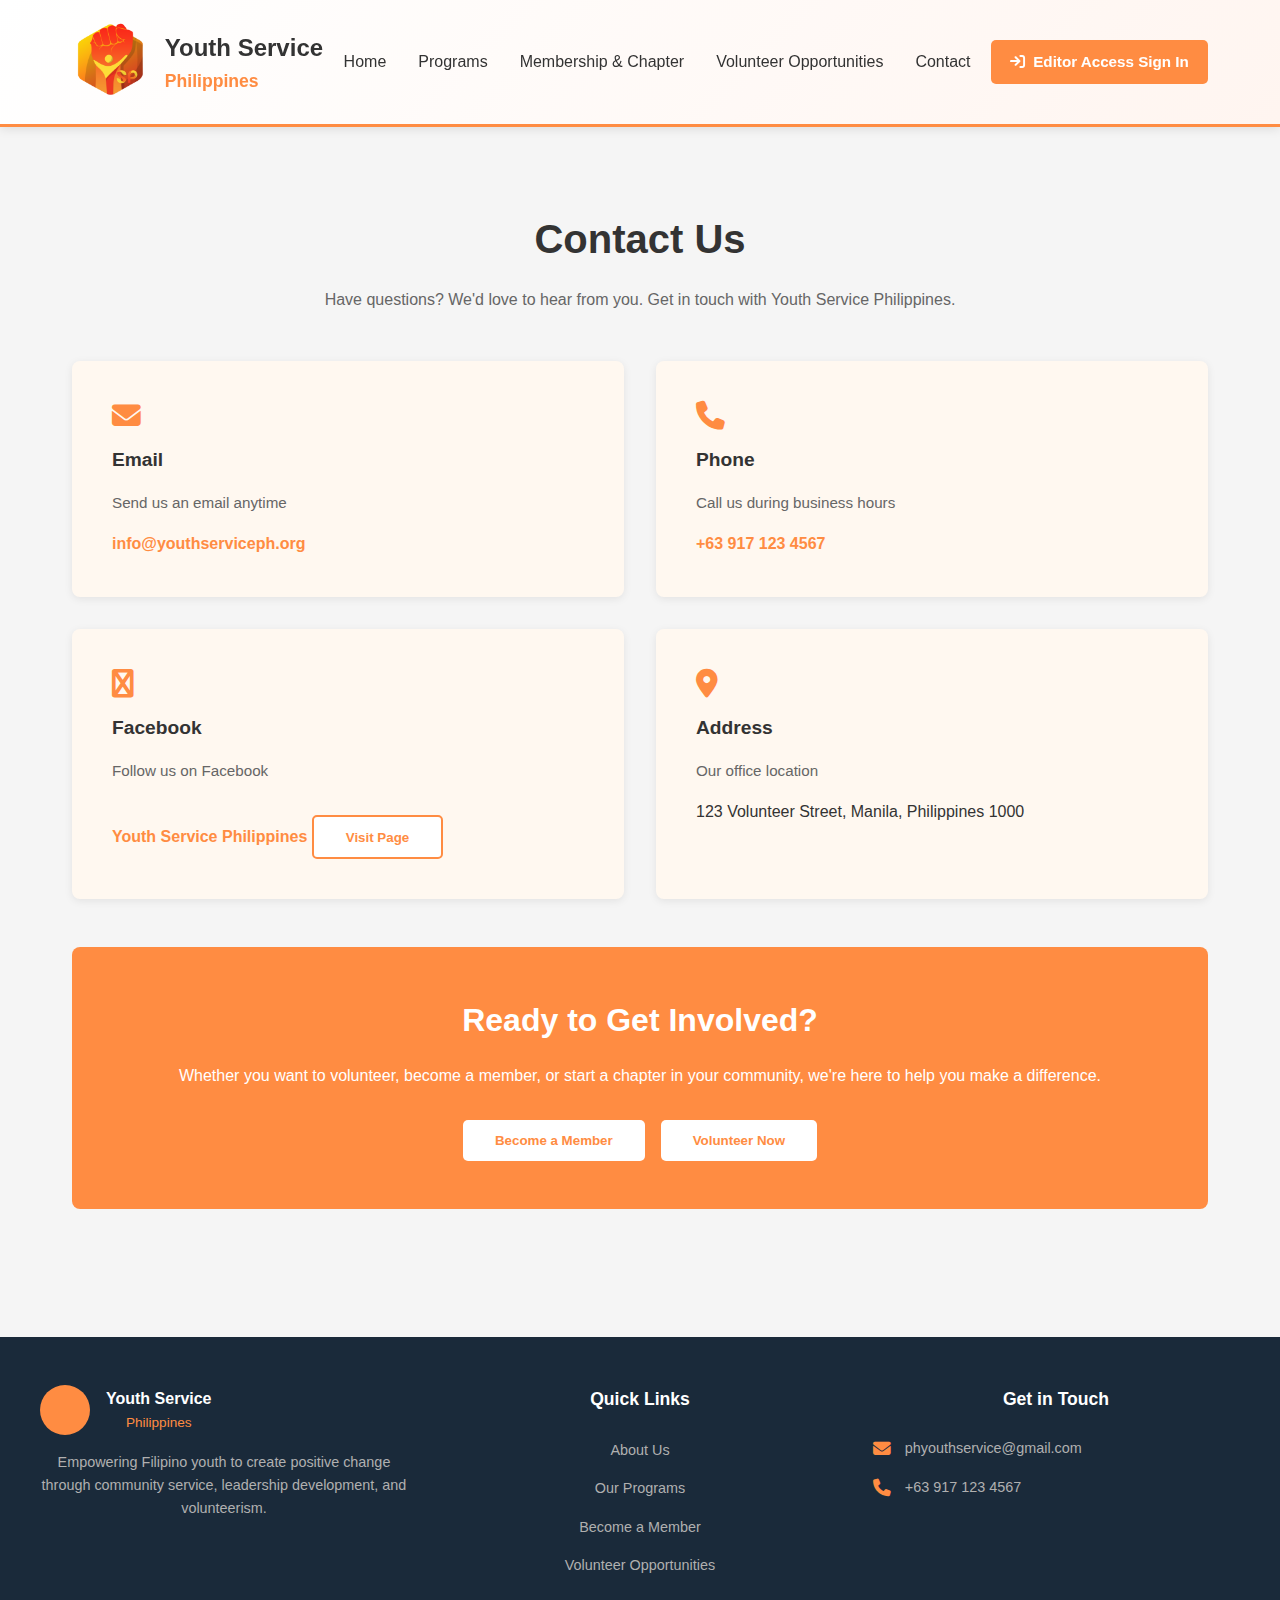
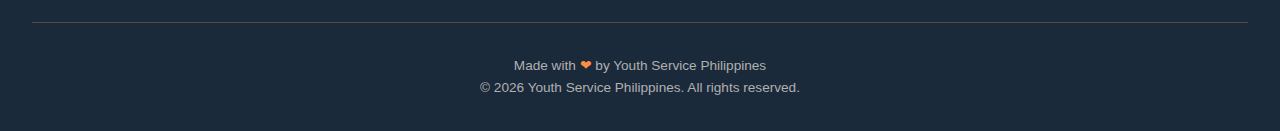
<file: contact.html>
<!DOCTYPE html>
<html lang="en">
<head>
  <meta charset="UTF-8">
  <meta name="viewport" content="width=device-width, initial-scale=1.0">
  <title>Contact Us - Youth Service Philippines</title>
  <link rel="stylesheet" href="style.css">
  <link rel="stylesheet" href="https://cdnjs.cloudflare.com/ajax/libs/font-awesome/6.4.0/css/all.min.css">
  <style>
    * {
      margin: 0;
      padding: 0;
      box-sizing: border-box;
    }

    body {
      font-family: 'Segoe UI', Tahoma, Geneva, Verdana, sans-serif;
      background: #f5f5f5;
      min-height: 100vh;
      display: flex;
      flex-direction: column;
    }

    .header {
      background: linear-gradient(135deg, #fff 0%, #fff5f0 100%);
      border-bottom: 3px solid #ff8c42;
      position: sticky;
      top: 0;
      z-index: 100;
      box-shadow: 0 2px 10px rgba(0,0,0,0.1);
      padding: 1rem 0;
    }

    .nav-container {
      display: flex;
      justify-content: space-between;
      align-items: center;
      padding: 1rem 2rem;
      max-width: 1200px;
      margin: 0 auto;
    }

    .logo {
      height: 60px;
      width: auto;
      transition: transform 0.3s ease;
      display: flex;
      align-items: center;
      gap: 0.8rem;
    }

    .logo:hover {
      transform: scale(1.1);
    }

    .logo-icon {
      width: 80px;
      height: 80px;
      border-radius: 50%;
      display: flex;
      align-items: center;
      justify-content: center;
      object-fit: contain;
    }

    .logo-text h2 {
      font-size: 1.50rem;
      color: #333;
      margin: 0;
      font-weight: 700;
    }

    .logo-text p {
      font-size: 1.1rem;
      color: #ff8c42;
      margin: 0;
      font-weight: 600;
    }

    .hamburger {
      display: none;
      background: none;
      border: none;
      font-size: 1.5rem;
      cursor: pointer;
      color: #ff8c42;
      transition: color 0.3s ease;
    }

    .hamburger:hover {
      color: #e67e3c;
    }

    #nav-menu {
      display: block;
    }

    #nav-menu.active {
      display: block;
    }

    .nav-links {
      display: flex;
      list-style: none;
      gap: 2rem;
    }

    .nav-links a {
      text-decoration: none;
      color: #333;
      font-weight: 500;
      transition: all 0.3s ease;
      position: relative;
    }

    .nav-links a:hover {
      color: #ff8c42;
    }

    .nav-links a::after {
      content: '';
      position: absolute;
      width: 0;
      height: 2px;
      bottom: -5px;
      left: 0;
      background-color: #ff8c42;
      transition: width 0.3s ease;
    }

    .nav-links a:hover::after {
      width: 100%;
    }

    .sign-in-btn {
      background: #ff8c42;
      color: white;
      border: none;
      padding: 0.6rem 1.2rem;
      border-radius: 5px;
      cursor: pointer;
      font-weight: 600;
      font-size: 0.95rem;
      transition: all 0.3s ease;
      display: flex;
      align-items: center;
      gap: 0.5rem;
      text-decoration: none;
    }

    .sign-in-btn:hover {
      background: #ff7b2f;
      transform: translateY(-2px);
      box-shadow: 0 4px 12px rgba(255, 140, 66, 0.3);
    }

    #contact {
      flex: 1;
      max-width: 1200px;
      margin: 3rem auto;
      padding: 2rem;
      width: 100%;
    }

    .section-title {
      color: #333;
      font-size: 2.5rem;
      margin-bottom: 1rem;
      text-align: center;
      font-weight: 700;
    }

    .section-subtitle {
      color: #666;
      text-align: center;
      margin-bottom: 3rem;
      font-size: 1rem;
    }

    .contact-cards {
      display: grid;
      grid-template-columns: repeat(2, 1fr);
      gap: 2rem;
      margin-bottom: 3rem;
    }

    .contact-card {
      background: #fff8f0;
      padding: 2.5rem;
      border-radius: 8px;
      box-shadow: 0 2px 8px rgba(0, 0, 0, 0.08);
    }

    .contact-card:hover {
      box-shadow: 0 4px 12px rgba(0, 0, 0, 0.12);
    }

    .contact-card i {
      color: #ff8c42;
      font-size: 1.8rem;
      margin-bottom: 1rem;
    }

    .contact-card h3 {
      color: #333;
      margin-bottom: 1rem;
      font-size: 1.2rem;
      font-weight: 600;
    }

    .contact-card p {
      color: #666;
      font-size: 0.95rem;
      margin-bottom: 1rem;
      line-height: 1.5;
    }

    .contact-card a,
    .contact-card .phone {
      color: #ff8c42;
      font-weight: 600;
      text-decoration: none;
    }

    .contact-card a:hover {
      text-decoration: underline;
    }

    .visit-btn {
      background: white;
      color: #ff8c42;
      border: 2px solid #ff8c42;
      padding: 0.8rem 2rem;
      border-radius: 5px;
      cursor: pointer;
      font-weight: 600;
      margin-top: 1rem;
      transition: all 0.3s ease;
    }

    .visit-btn:hover {
      background: #ff8c42;
      color: white;
    }

    .cta-section {
      background: #ff8c42;
      color: white;
      padding: 3rem 2rem;
      border-radius: 8px;
      text-align: center;
      margin-bottom: 3rem;
    }

    .cta-section h2 {
      font-size: 2rem;
      margin-bottom: 1rem;
      font-weight: 700;
    }

    .cta-section p {
      font-size: 1rem;
      margin-bottom: 2rem;
      line-height: 1.6;
    }

    .cta-buttons {
      display: flex;
      gap: 1rem;
      justify-content: center;
      flex-wrap: wrap;
    }

    .cta-btn {
      background: white;
      color: #ff8c42;
      padding: 0.8rem 2rem;
      border: none;
      border-radius: 5px;
      cursor: pointer;
      font-weight: 600;
      transition: all 0.3s ease;
    }

    .cta-btn:hover {
      transform: scale(1.05);
    }

    .footer {
      background: #1a2a3a;
      color: white;
      padding: 3rem 2rem 2rem;
      margin-top: auto;
    }

    .footer-container {
      max-width: 1200px;
      margin: 0 auto;
      display: grid;
      grid-template-columns: repeat(3, 1fr);
      gap: 3rem;
      margin-bottom: 2rem;
    }

    .footer-column h3 {
      font-size: 1.1rem;
      margin-bottom: 1.5rem;
      font-weight: 600;
    }

    .footer-logo-section {
      display: flex;
      align-items: center;
      gap: 1rem;
      margin-bottom: 1rem;
    }

    .footer-logo-icon {
      width: 50px;
      height: 50px;
      border-radius: 50%;
      background: #ff8c42;
      display: flex;
      align-items: center;
      justify-content: center;
      flex-shrink: 0;
    }

    .footer-logo-text h4 {
      font-size: 1rem;
      margin: 0;
      font-weight: 700;
    }

    .footer-logo-text p {
      font-size: 0.85rem;
      color: #ff8c42;
      margin: 0;
    }

    .footer-description {
      font-size: 0.9rem;
      color: #b0b0b0;
      line-height: 1.6;
    }

    .footer-links {
      list-style: none;
      padding: 0;
      margin: 0;
    }

    .footer-links li {
      margin-bottom: 0.8rem;
    }

    .footer-links a {
      color: #b0b0b0;
      text-decoration: none;
      font-size: 0.9rem;
    }

    .footer-links a:hover {
      color: #ff8c42;
    }

    .footer-contact-item {
      display: flex;
      align-items: center;
      gap: 0.8rem;
      margin-bottom: 1rem;
      font-size: 0.9rem;
    }

    .footer-contact-item i {
      color: #ff8c42;
      font-size: 1.1rem;
      width: 20px;
    }

    .footer-contact-item a {
      color: #b0b0b0;
      text-decoration: none;
    }

    .footer-contact-item a:hover {
      color: #ff8c42;
    }

    .footer-bottom {
      border-top: 1px solid rgba(255, 140, 66, 0.3);
      padding-top: 2rem;
      text-align: center;
      font-size: 0.85rem;
      color: #b0b0b0;
    }

    @media (max-width: 768px) {
      .contact-cards {
        grid-template-columns: 1fr;
      }

      .footer-container {
        grid-template-columns: 1fr;
        gap: 2rem;
      }

      .hamburger {
        display: block;
      }

      .nav-links {
        position: absolute;
        top: 70px;
        left: -100%;
        flex-direction: column;
        background-color: #ff8c42;
        width: 100%;
        text-align: center;
        transition: 0.3s;
        gap: 0;
        padding: 1rem 0;
      }

      .nav-links.active {
        left: 0;
      }

      .nav-links a {
        display: block;
        padding: 1rem;
        color: white;
      }

      .section-title {
        font-size: 2rem;
      }
    }
  </style>
</head>
<body>

<!-- HEADER / NAVBAR -->
<header class="header">
  <div class="nav-container">
    <div class="logo">
      <img src="YSP LOGO.png" alt="Youth Service Philippines" class="logo-icon">
      <div class="logo-text">
        <h2>Youth Service</h2>
        <p>Philippines</p>
      </div>
    </div>

    <button class="hamburger" id="hamburger">&#9776;</button>

    <nav id="nav-menu">
      <ul class="nav-links">
        <li><a href="index.html">Home</a></li>
        <li><a href="programs.html">Programs</a></li>
        <li><a href="membership.html">Membership & Chapter</a></li>
        <li><a href="volunteer.html">Volunteer Opportunities</a></li>
        <li><a href="contact.html">Contact</a></li>
      </ul>
    </nav>

    <a href="signin.html" class="sign-in-btn">
      <i class="fas fa-arrow-right-to-bracket"></i>
      Editor Access Sign In
    </a>
  </div>
</header>

<!-- CONTACT -->
<section id="contact">
  <h2 class="section-title">Contact Us</h2>
  <p class="section-subtitle">Have questions? We'd love to hear from you. Get in touch with Youth Service Philippines.</p>

  <div class="contact-cards">
    <div class="contact-card">
      <i class="fas fa-envelope"></i>
      <h3>Email</h3>
      <p>Send us an email anytime</p>
      <a href="mailto:info@youthserviceph.org">info@youthserviceph.org</a>
    </div>

    <div class="contact-card">
      <i class="fas fa-phone"></i>
      <h3>Phone</h3>
      <p>Call us during business hours</p>
      <span class="phone">+63 917 123 4567</span>
    </div>

    <div class="contact-card">
      <i class="fas fa-facebook"></i>
      <h3>Facebook</h3>
      <p>Follow us on Facebook</p>
      <a href="https://www.facebook.com/YOUTHSERVICEPHILIPPINES" target="_blank">Youth Service Philippines</a>
      <button class="visit-btn">Visit Page</button>
    </div>

    <div class="contact-card">
      <i class="fas fa-map-marker-alt"></i>
      <h3>Address</h3>
      <p>Our office location</p>
      <span>123 Volunteer Street, Manila, Philippines 1000</span>
    </div>
  </div>

  <div class="cta-section">
    <h2>Ready to Get Involved?</h2>
    <p>Whether you want to volunteer, become a member, or start a chapter in your community, we're here to help you make a difference.</p>
    <div class="cta-buttons">
      <button class="cta-btn">Become a Member</button>
      <button class="cta-btn">Volunteer Now</button>
    </div>
  </div>
</section>

<!-- FOOTER -->
<footer class="footer">
  <div class="footer-container">
    <div class="footer-column">
      <div class="footer-logo-section">
        <div class="footer-logo-icon"></div>
        <div class="footer-logo-text">
          <h4>Youth Service</h4>
          <p>Philippines</p>
        </div>
      </div>
      <p class="footer-description">Empowering Filipino youth to create positive change through community service, leadership development, and volunteerism.</p>
    </div>

    <div class="footer-column">
      <h3>Quick Links</h3>
      <ul class="footer-links">
        <li><a href="#">About Us</a></li>
        <li><a href="programs.html">Our Programs</a></li>
        <li><a href="membership.html">Become a Member</a></li>
        <li><a href="volunteer.html">Volunteer Opportunities</a></li>
      </ul>
    </div>

    <div class="footer-column">
      <h3>Get in Touch</h3>
      <div class="footer-contact-item">
        <i class="fas fa-envelope"></i>
        <a href="mailto:phyouthservice@gmail.com">phyouthservice@gmail.com</a>
      </div>
      <div class="footer-contact-item">
        <i class="fas fa-phone"></i>
        <a href="tel:+639177798413">+63 917 123 4567</a>
      </div>
    </div>
  </div>

  <div class="footer-bottom">
    <p>Made with <span style="color: #ff8c42;">❤</span> by Youth Service Philippines</p>
    <p>&copy; 2026 Youth Service Philippines. All rights reserved.</p>
  </div>
</footer>

<script>
  const hamburger = document.getElementById("hamburger");
  const navMenu = document.getElementById("nav-menu");

  hamburger.addEventListener("click", () => {
    navMenu.classList.toggle("active");
  });
</script>

</body>
</html>
</file>
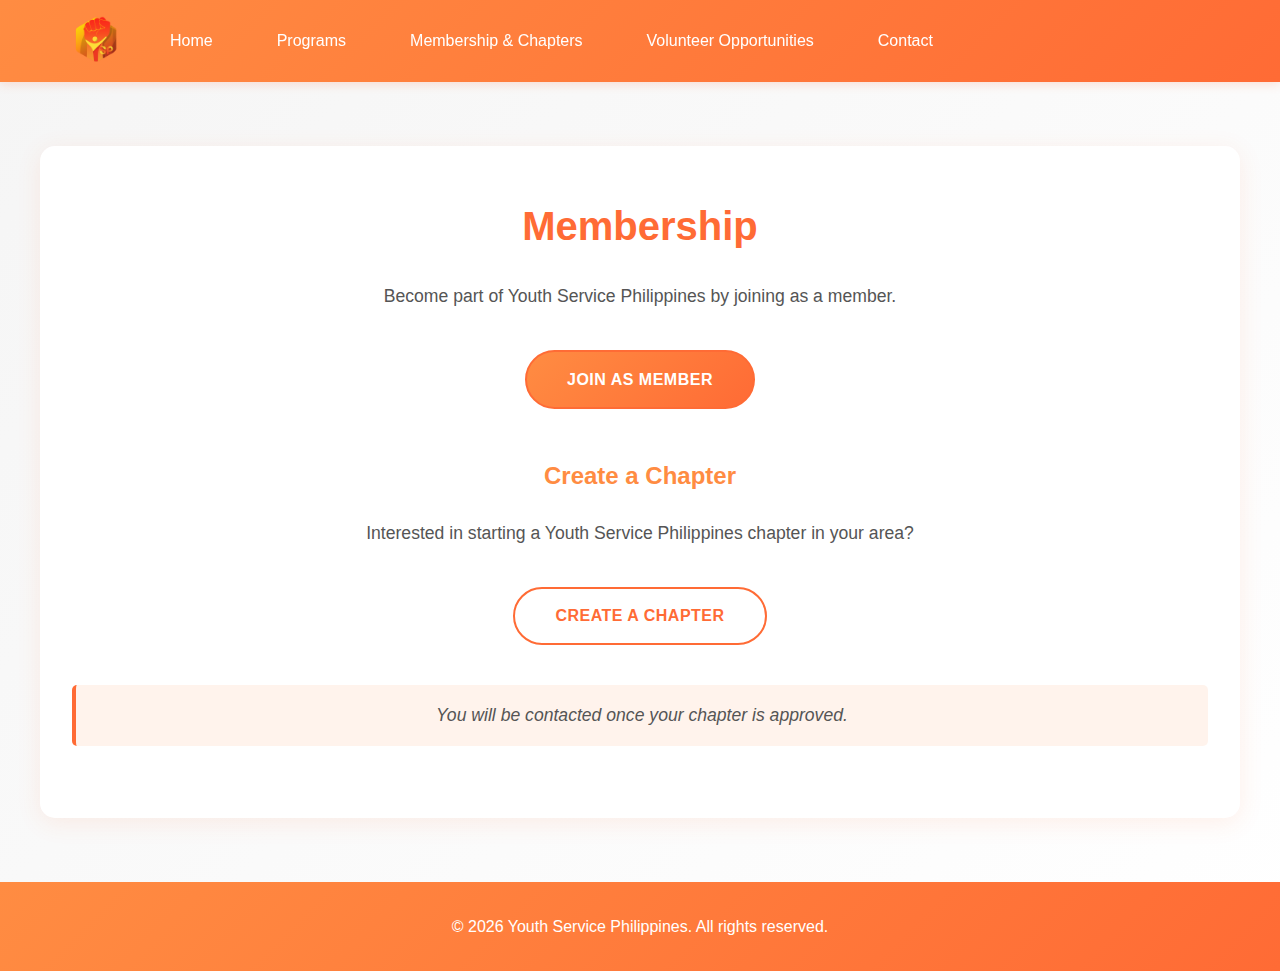
<file: membership.html>
<!DOCTYPE html>
<html lang="en">
<head>
  <meta charset="UTF-8">
  <meta name="viewport" content="width=device-width, initial-scale=1.0">
  <title>Membership & Chapters - Youth Service Philippines</title>
  <style>
    * {
      margin: 0;
      padding: 0;
      box-sizing: border-box;
    }

    body {
      font-family: 'Segoe UI', Tahoma, Geneva, Verdana, sans-serif;
      line-height: 1.6;
      color: #333;
      background: linear-gradient(135deg, #f5f5f5 0%, #fff 100%);
    }

    /* HEADER / NAVBAR */
    .header {
      background: linear-gradient(135deg, #ff8c42 0%, #ff6b35 100%);
      padding: 1rem 0;
      box-shadow: 0 2px 10px rgba(255, 107, 53, 0.2);
      position: sticky;
      top: 0;
      z-index: 100;
    }

    .nav-container {
      display: flex;
      justify-content: space-between;
      align-items: center;
      max-width: 1200px;
      margin: 0 auto;
      padding: 0 2rem;
    }

    .logo {
      height: 50px;
      width: auto;
    }

    .hamburger {
      display: none;
      background: none;
      border: none;
      font-size: 1.5rem;
      color: white;
      cursor: pointer;
      transition: transform 0.3s ease;
    }

    .hamburger:hover {
      transform: scale(1.1);
    }

    nav {
      flex: 1;
      margin-left: 2rem;
    }

    .nav-links {
      list-style: none;
      display: flex;
      gap: 2rem;
    }

    .nav-links a {
      color: white;
      text-decoration: none;
      font-weight: 500;
      transition: all 0.3s ease;
      padding: 0.5rem 1rem;
      border-radius: 5px;
    }

    .nav-links a:hover {
      background: rgba(255, 255, 255, 0.2);
      transform: translateY(-2px);
    }

    /* MEMBERSHIP SECTION */
    .section {
      max-width: 1200px;
      margin: 4rem auto;
      padding: 3rem 2rem;
      text-align: center;
    }

    .section.alt {
      background: white;
      border-radius: 15px;
      box-shadow: 0 5px 25px rgba(255, 107, 53, 0.1);
    }

    .section-title {
      font-size: 2.5rem;
      color: #ff6b35;
      margin-bottom: 1rem;
      animation: slideDown 0.6s ease-out;
    }

    .section p {
      font-size: 1.1rem;
      color: #555;
      margin: 1.5rem 0;
      animation: fadeIn 0.8s ease-out;
    }

    h3 {
      font-size: 1.5rem;
      color: #ff8c42;
      margin: 2rem 0 1rem 0;
      animation: slideDown 0.6s ease-out 0.2s both;
    }

    /* BUTTONS */
    .btn, .btn-outline {
      display: inline-block;
      padding: 0.9rem 2.5rem;
      margin: 1rem 0.5rem;
      font-size: 1rem;
      font-weight: 600;
      text-decoration: none;
      border-radius: 50px;
      transition: all 0.3s ease;
      cursor: pointer;
      border: 2px solid #ff6b35;
      text-transform: uppercase;
      letter-spacing: 0.5px;
    }

    .btn {
      background: linear-gradient(135deg, #ff8c42 0%, #ff6b35 100%);
      color: white;
    }

    .btn:hover, .btn:active {
      transform: translateY(-3px) scale(1.05);
      box-shadow: 0 8px 20px rgba(255, 107, 53, 0.4);
    }

    .btn-outline {
      background: transparent;
      color: #ff6b35;
    }

    .btn-outline:hover, .btn-outline:active {
      background: #ff6b35;
      color: white;
      transform: translateY(-3px) scale(1.05);
      box-shadow: 0 8px 20px rgba(255, 107, 53, 0.3);
    }

    .note {
      font-size: 0.9rem;
      color: #ff8c42;
      font-style: italic;
      margin-top: 1.5rem;
      padding: 1rem;
      background: rgba(255, 139, 66, 0.1);
      border-left: 4px solid #ff6b35;
      border-radius: 5px;
    }

    /* FOOTER */
    .footer {
      background: linear-gradient(135deg, #ff8c42 0%, #ff6b35 100%);
      color: white;
      text-align: center;
      padding: 2rem;
      margin-top: 4rem;
    }

    /* ANIMATIONS */
    @keyframes slideDown {
      from {
        opacity: 0;
        transform: translateY(-20px);
      }
      to {
        opacity: 1;
        transform: translateY(0);
      }
    }

    @keyframes fadeIn {
      from {
        opacity: 0;
      }
      to {
        opacity: 1;
      }
    }

    /* RESPONSIVE */
    @media (max-width: 768px) {
      .nav-links {
        flex-direction: column;
        gap: 1rem;
        display: none;
        position: absolute;
        top: 70px;
        left: 0;
        right: 0;
        background: linear-gradient(135deg, #ff8c42 0%, #ff6b35 100%);
        padding: 1rem;
        border-radius: 0 0 10px 10px;
      }

      .nav-links.active {
        display: flex;
      }

      .hamburger {
        display: block;
      }

      nav {
        margin-left: 0;
      }

      .section-title {
        font-size: 2rem;
      }

      .btn, .btn-outline {
        padding: 0.8rem 2rem;
        font-size: 0.9rem;
        width: 100%;
        margin: 0.8rem 0;
      }

      .section {
        padding: 2rem 1rem;
      }
    }

    @media (max-width: 480px) {
      .section-title {
        font-size: 1.5rem;
      }

      .btn, .btn-outline {
        padding: 0.7rem 1.5rem;
        font-size: 0.85rem;
      }

      nav {
        margin-left: 0;
      }
    }
  </style>
</head>
<body>

<!-- HEADER / NAVBAR -->
<header class="header">
  <div class="nav-container">

    <!-- Logo -->
    <img src="YSP LOGO.png" alt="Youth Service Philippines Logo" class="logo">

    <!-- Hamburger Menu -->
    <button class="hamburger" id="hamburger">&#9776;</button>

    <!-- Navigation -->
    <nav id="nav-menu">
      <ul class="nav-links">
        <li><a href="index.html">Home</a></li>
        <li><a href="programs.html">Programs</a></li>
        <li><a href="membership.html">Membership & Chapters</a></li>
        <li><a href="volunteer.html">Volunteer Opportunities</a></li>
        <li><a href="contact.html">Contact</a></li>
      </ul>
    </nav>

  </div>
</header>

<!-- MEMBERSHIP -->
<section id="membership" class="section alt">
  <h2 class="section-title">Membership</h2>
  <p>Become part of Youth Service Philippines by joining as a member.</p>

  <a class="btn" href="https://docs.google.com/forms/d/e/1FAIpQLSdwMKgIjQNrlLH-j-Qdx0MrKxefxaLRC6gMI_oOgMTosDi_sQ/viewform" target="_blank">
    Join as Member
  </a>

  <h3>Create a Chapter</h3>
  <p>Interested in starting a Youth Service Philippines chapter in your area?</p>

  <a class="btn-outline" href="https://forms.gle/cWPsgBJKLaQoLuUr8" target="_blank">
    Create a Chapter
  </a>

  <p class="note">You will be contacted once your chapter is approved.</p>
</section>

<!-- FOOTER -->
<footer class="footer">
  <p>&copy; 2026 Youth Service Philippines. All rights reserved.</p>
</footer>

<!-- HAMBURGER SCRIPT -->
<script>
  const hamburger = document.getElementById("hamburger");
  const navMenu = document.getElementById("nav-menu");

  hamburger.addEventListener("click", () => {
    navMenu.classList.toggle("active");
  });
</script>

</body>
</html>
</file>
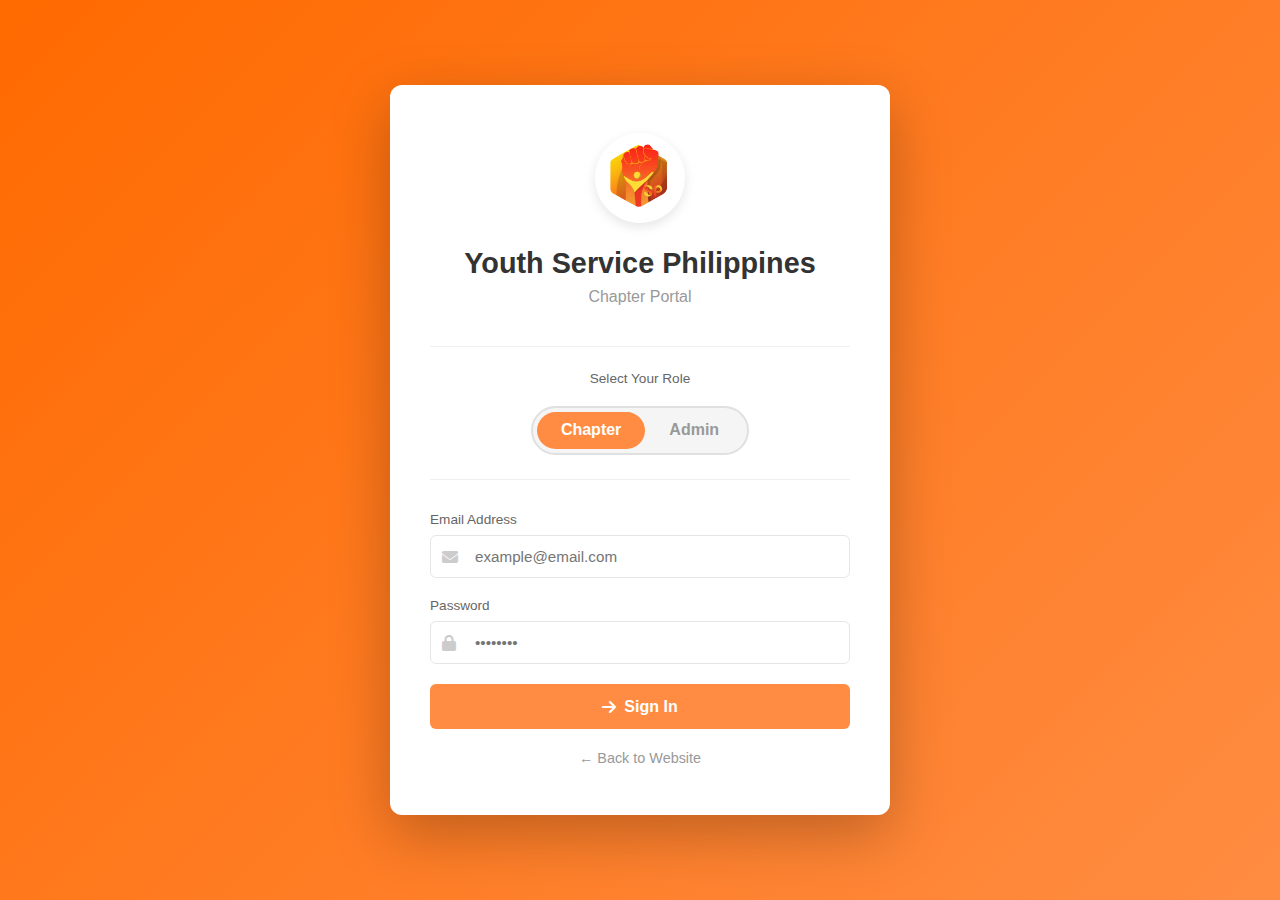
<file: signin.html>
<!DOCTYPE html>
<html lang="en">
<head>
  <meta charset="UTF-8">
  <meta name="viewport" content="width=device-width, initial-scale=1.0">
  <title>Sign In - Youth Service Philippines</title>
  <link rel="stylesheet" href="https://cdnjs.cloudflare.com/ajax/libs/font-awesome/6.4.0/css/all.min.css">
  <style>
    * { margin: 0; padding: 0; box-sizing: border-box; }
    
    body { 
      font-family: 'Segoe UI', Tahoma, Geneva, Verdana, sans-serif; 
      background: linear-gradient(135deg, #ff6a00 0%, #ff8c42 100%);
      min-height: 100vh;
      display: flex;
      align-items: center;
      justify-content: center;
      color: #333;
    }

    .signin-container {
      width: 100%;
      max-width: 500px;
      background: white;
      border-radius: 12px;
      box-shadow: 0 20px 60px rgba(0, 0, 0, 0.25);
      padding: 3rem 2.5rem;
      text-align: center;
    }

    .signin-header {
      margin-bottom: 2.5rem;
    }

    .logo-circle {
      width: 90px;
      height: 90px;
      background: white;
      border-radius: 50%;
      display: flex;
      align-items: center;
      justify-content: center;
      margin: 0 auto 1.5rem;
      box-shadow: 0 4px 12px rgba(0, 0, 0, 0.1);
    }

    .logo-circle img {
      width: 70px;
      height: 70px;
      object-fit: contain;
    }

    .signin-header h1 {
      font-size: 1.8rem;
      color: #333;
      margin-bottom: 0.5rem;
      font-weight: 700;
    }

    .signin-header .portal-type {
      font-size: 1rem;
      color: #999;
      font-weight: 500;
    }

    .form-group {
      margin-bottom: 1.25rem;
      text-align: left;
    }

    .form-group label {
      display: block;
      font-size: 0.85rem;
      color: #666;
      margin-bottom: 0.5rem;
      font-weight: 500;
    }

    .input-icon-wrapper {
      position: relative;
      display: flex;
      align-items: center;
    }

    .input-icon-wrapper i {
      position: absolute;
      left: 12px;
      color: #ccc;
      font-size: 1rem;
    }

    .form-group input {
      width: 100%;
      padding: 0.75rem 0.75rem 0.75rem 2.75rem;
      border: 1px solid #e6e6e6;
      border-radius: 6px;
      font-size: 0.95rem;
      transition: border-color 0.2s;
    }

    .form-group input:focus {
      outline: none;
      border-color: #ff8c42;
      box-shadow: 0 0 0 3px rgba(255, 140, 66, 0.1);
    }

    .role-toggle-section {
      margin: 2rem 0;
      padding: 1.5rem 0;
      border-top: 1px solid #f0f0f0;
      border-bottom: 1px solid #f0f0f0;
    }

    .role-label {
      display: block;
      font-size: 0.85rem;
      color: #666;
      margin-bottom: 1.25rem;
      font-weight: 500;
    }

    .role-toggle-container {
      display: flex;
      align-items: center;
      justify-content: center;
      background: #f5f5f5;
      border: 2px solid #e0e0e0;
      border-radius: 50px;
      padding: 4px;
      width: fit-content;
      margin: 0 auto;
    }

    .role-option {
      font-size: 1rem;
      color: #999;
      font-weight: 600;
      padding: 0.6rem 1.5rem;
      cursor: pointer;
      border-radius: 40px;
      transition: all 0.25s ease;
      white-space: nowrap;
      background: transparent;
      border: none;
    }

    .role-option.active {
      color: white;
      background: #ff8c42;
      font-weight: 700;
    }

    .toggle {
      display: none;
    }

    .submit-btn {
      background: #ff8c42;
      color: white;
      border: none;
      padding: 0.85rem 1.5rem;
      border-radius: 6px;
      cursor: pointer;
      font-weight: 700;
      font-size: 1rem;
      width: 100%;
      transition: background 0.2s;
      display: flex;
      align-items: center;
      justify-content: center;
      gap: 0.5rem;
      margin-bottom: 1.25rem;
    }

    .submit-btn:hover {
      background: #ff7b2f;
    }

    .back-link {
      display: inline-block;
      color: #999;
      text-decoration: none;
      font-size: 0.9rem;
      transition: color 0.2s;
    }

    .back-link:hover {
      color: #ff8c42;
    }

    @media (max-width: 600px) {
      .signin-container {
        margin: 1rem;
        padding: 2rem 1.5rem;
      }

      .signin-header h1 {
        font-size: 1.5rem;
      }

      .logo-circle {
        width: 75px;
        height: 75px;
      }

      .logo-circle img {
        width: 55px;
        height: 55px;
      }
    }
  </style>
</head>
<body>

<div class="signin-container">
  <div class="signin-header">
    <div class="logo-circle">
      <img src="YSP LOGO.png" alt="Youth Service Philippines">
    </div>
    <h1>Youth Service Philippines</h1>
    <p class="portal-type" id="portalType">Chapter Portal</p>
  </div>

  <div class="role-toggle-section">
      <label class="role-label">Select Your Role</label>
      <div class="role-toggle-container">
        <span class="role-option active" id="roleLabel1" data-role="chapter">Chapter</span>
        <span class="role-option" id="roleLabel2" data-role="admin">Admin</span>
      </div>
      <input type="hidden" id="roleInput" name="role" value="chapter">
    </div>
    
  <form id="signinForm">
    <div class="form-group">
      <label for="email">Email Address</label>
      <div class="input-icon-wrapper">
        <i class="fas fa-envelope"></i>
        <input type="text" id="email" name="email" placeholder="example@email.com" required>
      </div>
    </div>

    <div class="form-group">
      <label for="password">Password</label>
      <div class="input-icon-wrapper">
        <i class="fas fa-lock"></i>
        <input type="password" id="password" name="password" placeholder="••••••••" required>
      </div>
    </div>


    <button type="submit" class="submit-btn">
      <i class="fas fa-arrow-right"></i>
      Sign In
    </button>
  </form>

  <a href="index.html" class="back-link">← Back to Website</a>
</div>

<script>
  (function(){
    const roleInput = document.getElementById('roleInput');
    const portalType = document.getElementById('portalType');
    const roleLabel1 = document.getElementById('roleLabel1');
    const roleLabel2 = document.getElementById('roleLabel2');

    function setRole(isAdmin){
      if(isAdmin){
        roleInput.value = 'admin';
        portalType.textContent = 'Administrator Portal';
        roleLabel1.classList.remove('active');
        roleLabel2.classList.add('active');
      } else {
        roleInput.value = 'chapter';
        portalType.textContent = 'Chapter Portal';
        roleLabel1.classList.add('active');
        roleLabel2.classList.remove('active');
      }
    }

    // click handlers for role options
    roleLabel1.addEventListener('click', ()=> setRole(false));
    roleLabel2.addEventListener('click', ()=> setRole(true));

    // form submit: redirect to the appropriate page
    document.getElementById('signinForm').addEventListener('submit', function(e){
      e.preventDefault();
      const role = roleInput.value;
      if(role === 'admin'){
        window.location.href = 'admin.html';
      } else {
        window.location.href = 'chapter.html';
      }
    });

    // initialize
    setRole(false);
  })();
</script>

</body>
</html>
</file>
<file: style.css>
* {
  margin: 0;
  padding: 0;
  box-sizing: border-box;
}

@keyframes fadeInDown {
  from {
    opacity: 0;
    transform: translateY(-20px);
  }
  to {
    opacity: 1;
    transform: translateY(0);
  }
}

@keyframes fadeInUp {
  from {
    opacity: 0;
    transform: translateY(20px);
  }
  to {
    opacity: 1;
    transform: translateY(0);
  }
}

@keyframes slideInRight {
  from {
    opacity: 0;
    transform: translateX(-30px);
  }
  to {
    opacity: 1;
    transform: translateX(0);
  }
}

@keyframes pulse {
  0%, 100% {
    opacity: 1;
  }
  50% {
    opacity: 0.7;
  }
}

body {
  font-family: 'Segoe UI', Tahoma, Geneva, Verdana, sans-serif;
  line-height: 1.6;
  color: #333;
  background-color: #fafafa;
}

/* HEADER / NAVBAR */
.header {
  background-color: #1e3a8a;
  padding: 1rem 0;
  position: sticky;
  top: 0;
  z-index: 100;
  box-shadow: 0 2px 5px rgba(0, 0, 0, 0.1);
}

.nav-container {
  max-width: 1200px;
  margin: 0 auto;
  display: flex;
  justify-content: space-between;
  align-items: center;
  padding: 0 2rem;
}

.logo {
  height: 50px;
  width: auto;
}

.hamburger {
  display: none;
  background: none;
  border: none;
  color: white;
  font-size: 1.5rem;
  cursor: pointer;
}

.nav-links {
  display: flex;
  list-style: none;
  gap: 2rem;
}

.nav-links a {
  color: white;
  text-decoration: none;
  font-weight: 500;
  transition: color 0.3s;
}

.nav-links a:hover {
  color: #fbbf24;
}

/* HERO SECTION */
.hero {
  background: linear-gradient(135deg, #1e3a8a 0%, #3b82f6 100%);
  color: white;
  padding: 6rem 2rem;
  text-align: center;
  max-width: 100%;
}

.hero-text h1 {
  font-size: 3rem;
  margin-bottom: 1rem;
  font-weight: 700;
}

.hero-text p {
  font-size: 1.3rem;
  margin-bottom: 3rem;
  opacity: 0.95;
}

.stats {
  display: flex;
  justify-content: center;
  gap: 4rem;
  margin-top: 3rem;
  flex-wrap: wrap;
}

.stat {
  background-color: rgba(255, 255, 255, 0.1);
  padding: 2rem;
  border-radius: 8px;
  min-width: 150px;
}

.stat h2 {
  font-size: 2.5rem;
  margin-bottom: 0.5rem;
}

.stat p {
  font-size: 1rem;
  opacity: 0.9;
}

/* PROGRAMS SECTION */
.programs {
  max-width: 1200px;
  margin: 4rem auto;
  padding: 0 2rem;
}

.programs h2 {
  text-align: center;
  font-size: 2.5rem;
  margin-bottom: 2rem;
  color: #1e3a8a;
}

.editor-controls {
  text-align: center;
  margin-bottom: 2rem;
}

.edit-btn {
  background-color: #10b981;
  color: white;
  padding: 0.75rem 1.5rem;
  border: none;
  border-radius: 5px;
  cursor: pointer;
  font-size: 1rem;
  font-weight: 600;
  transition: background-color 0.3s;
}

.edit-btn:hover {
  background-color: #059669;
}

.add-program-form {
  background-color: white;
  padding: 2rem;
  border-radius: 8px;
  max-width: 500px;
  margin: 1rem auto;
  box-shadow: 0 4px 6px rgba(0, 0, 0, 0.1);
}

.add-program-form h3 {
  margin-bottom: 1rem;
  color: #1e3a8a;
}

.add-program-form input,
.add-program-form textarea {
  width: 100%;
  padding: 0.75rem;
  margin-bottom: 1rem;
  border: 1px solid #ddd;
  border-radius: 5px;
  font-size: 1rem;
}

.add-program-form button {
  padding: 0.75rem 1.5rem;
  margin-right: 0.5rem;
  border: none;
  border-radius: 5px;
  cursor: pointer;
  font-weight: 600;
  transition: background-color 0.3s;
}

#add-program-btn {
  background-color: #10b981;
  color: white;
}

#add-program-btn:hover {
  background-color: #059669;
}

#cancel-edit-btn {
  background-color: #ef4444;
  color: white;
}

#cancel-edit-btn:hover {
  background-color: #dc2626;
}

.programs-container {
  display: grid;
  grid-template-columns: repeat(auto-fit, minmax(300px, 1fr));
  gap: 2rem;
}

.program-card {
  background-color: white;
  border-radius: 8px;
  overflow: hidden;
  box-shadow: 0 4px 6px rgba(0, 0, 0, 0.1);
  transition: transform 0.3s, box-shadow 0.3s;
}

.program-card:hover {
  transform: translateY(-5px);
  box-shadow: 0 8px 12px rgba(0, 0, 0, 0.15);
}

.program-image {
  width: 100%;
  height: 200px;
  object-fit: cover;
}

.program-card h3 {
  padding: 1.5rem 1rem 0.5rem;
  color: #1e3a8a;
  font-size: 1.3rem;
}

.program-card p {
  padding: 0 1rem 1rem;
  color: #666;
  font-size: 0.95rem;
}

.delete-btn {
  background-color: #ef4444;
  color: white;
  padding: 0.5rem 1rem;
  border: none;
  border-radius: 5px;
  cursor: pointer;
  margin: 0 1rem 1rem;
  transition: background-color 0.3s;
}

.delete-btn:hover {
  background-color: #dc2626;
}

/* CHAPTERS SECTION */
.chapters {
  background-color: #f9fafb;
  padding: 4rem 2rem;
  margin-top: 4rem;
}

.chapters h2 {
  text-align: center;
  font-size: 2.5rem;
  margin-bottom: 3rem;
  color: #1e3a8a;
}

.chapters-container {
  max-width: 1200px;
  margin: 0 auto;
  display: grid;
  grid-template-columns: repeat(auto-fit, minmax(250px, 1fr));
  gap: 1.5rem;
}

.chapter-card {
  background-color: white;
  padding: 2rem;
  border-radius: 8px;
  text-align: center;
  box-shadow: 0 4px 6px rgba(0, 0, 0, 0.1);
  transition: transform 0.3s;
}

.chapter-card:hover {
  transform: translateY(-3px);
}

.chapter-card h3 {
  color: #1e3a8a;
  font-size: 1.2rem;
  margin-bottom: 0.5rem;
}

.chapter-card p {
  color: #666;
  font-size: 0.95rem;
}

/* FOOTER */
.footer {
  background-color: #1e3a8a;
  color: white;
  text-align: center;
  padding: 2rem;
  margin-top: 4rem;
}

/* RESPONSIVE DESIGN */
@media (max-width: 768px) {
  .hamburger {
    display: block;
  }

  .nav-links {
    display: none;
    flex-direction: column;
    position: absolute;
    top: 60px;
    left: 0;
    width: 100%;
    background-color: #1e3a8a;
    padding: 1rem 0;
    gap: 0;
  }

  .nav-links.active {
    display: flex;
  }

  .nav-links li {
    padding: 0.75rem 1rem;
  }

  .hero-text h1 {
    font-size: 2rem;
  }

  .hero-text p {
    font-size: 1rem;
  }

  .stats {
    gap: 1rem;
  }

  .programs h2,
  .chapters h2 {
    font-size: 1.8rem;
  }
}
</file>
